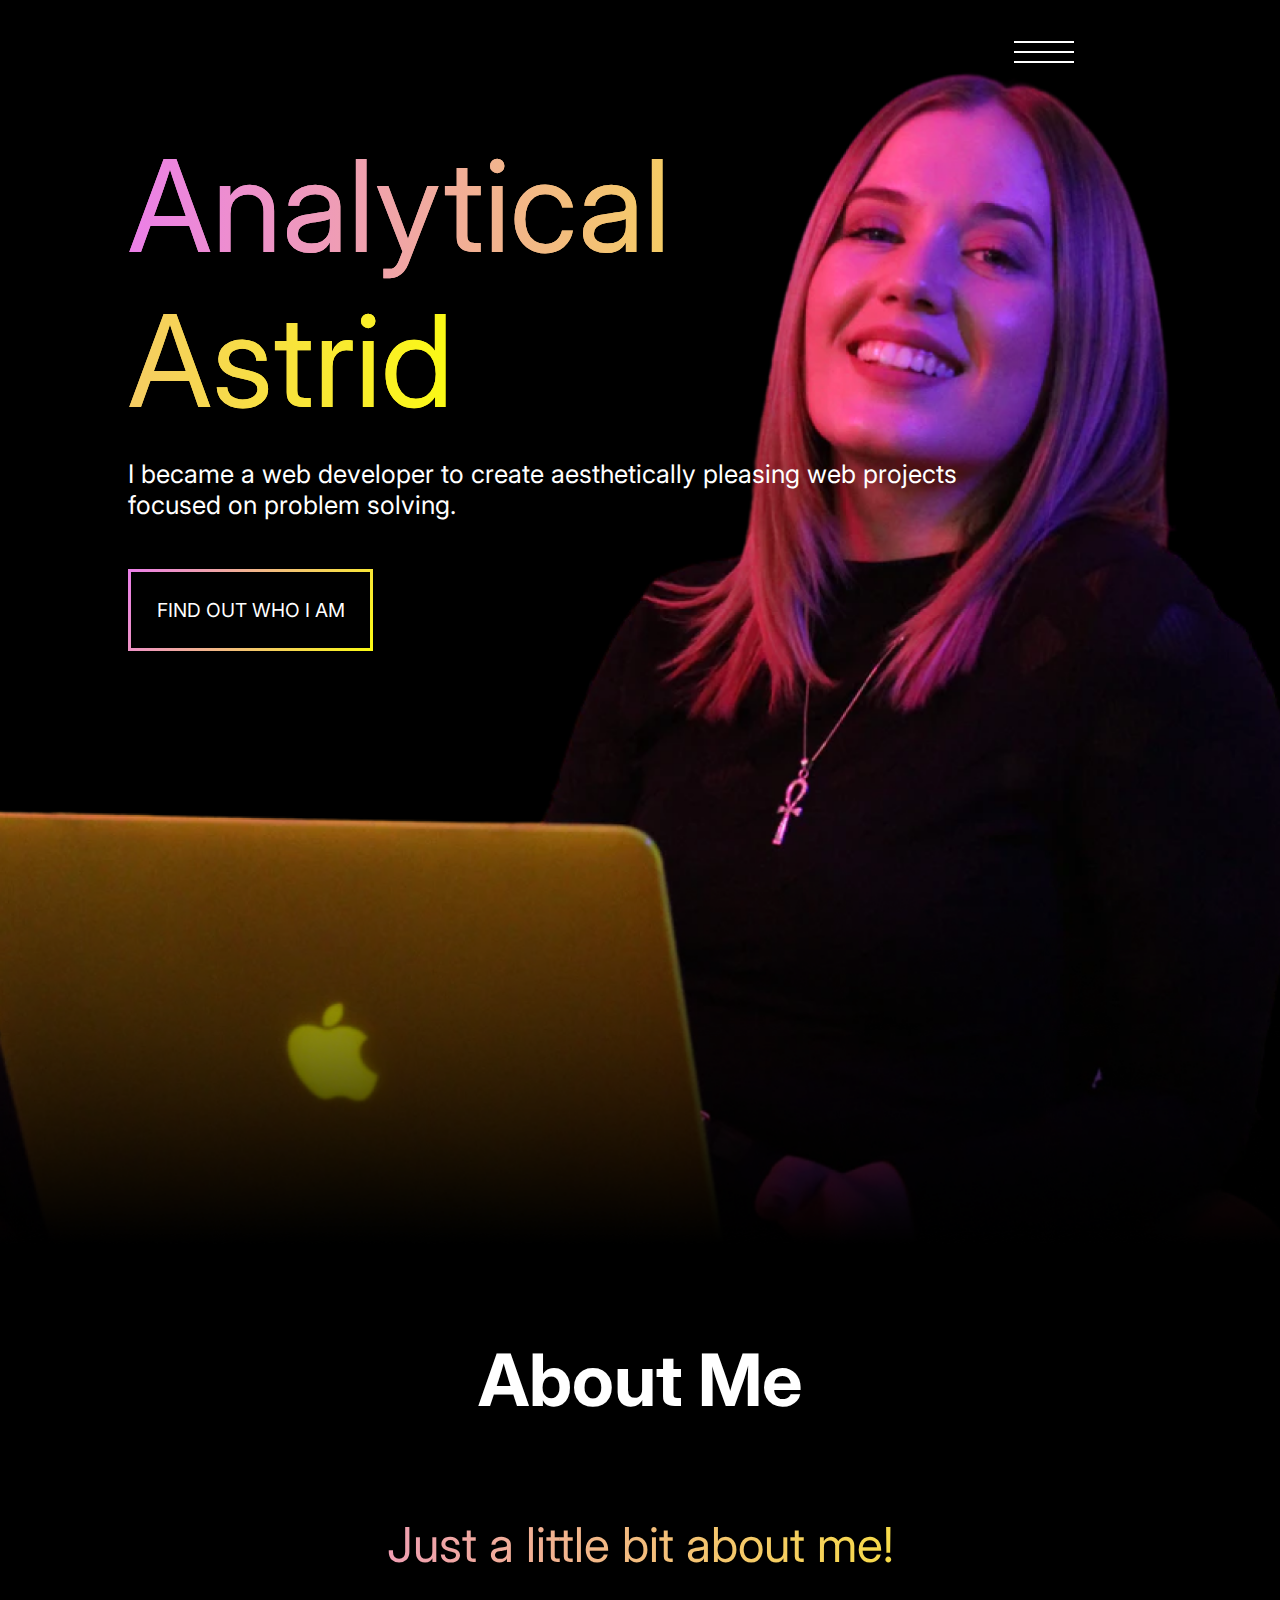
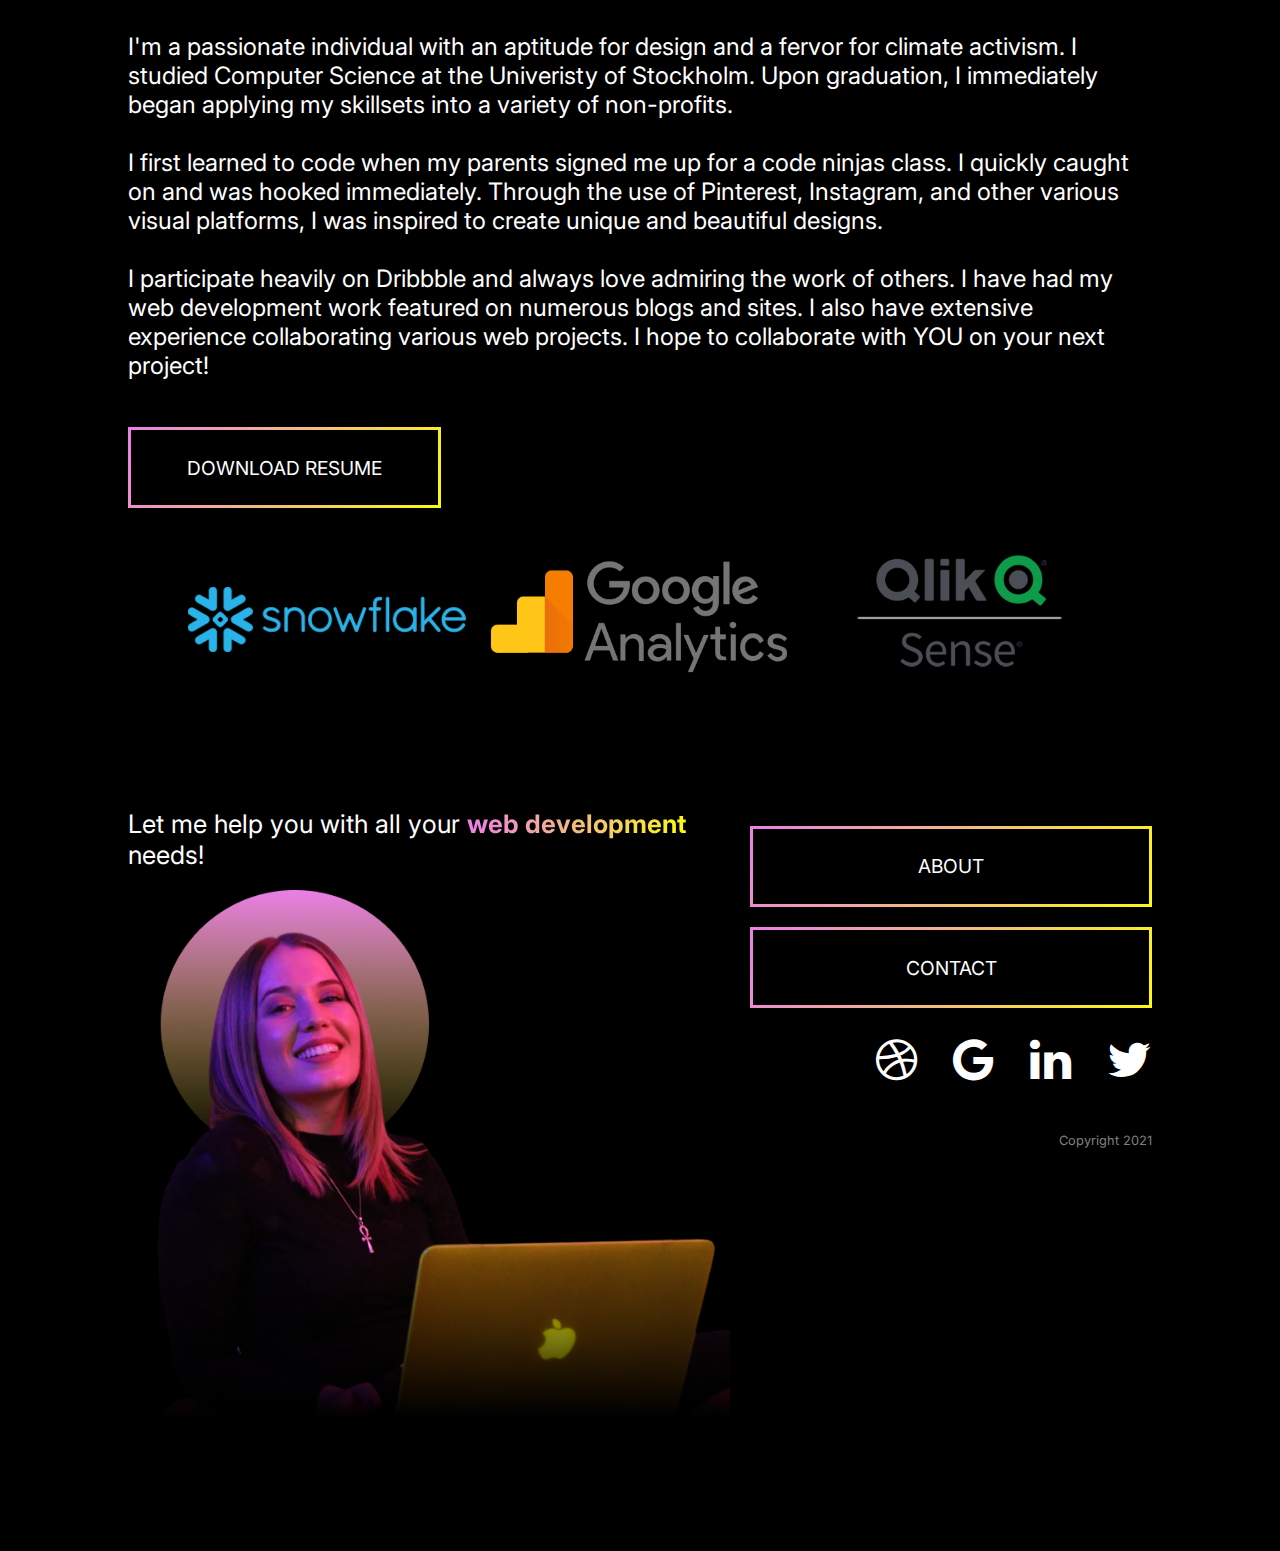
<file: about.html>
<!DOCTYPE html>
<html lang="en">
<head>
    <meta charset="UTF-8">
    <meta http-equiv="X-UA-Compatible" content="IE=edge">
    <meta name="viewport" content="width=device-width, initial-scale=1.0">
    <title>Hackathon Portfolio</title>
    <link href="styles/style.css" rel="stylesheet">
    <link href="styles/menu.css" rel="stylesheet">
    <link rel="stylesheet" href="https://cdnjs.cloudflare.com/ajax/libs/font-awesome/4.7.0/css/font-awesome.min.css">
    <title>Analytical Astrid - Web Dev Portfolio</title>
</head>
<body>
    <header>
        <div class="header left">
            <span class="headertitle"><a href="index.html">Analytical Astrid</a></span><br>
            <br>
            <span class="headertagline">I became a web developer to create aesthetically pleasing web projects focused on problem solving.</span><br><br><br>
            <br>
            <span class="button"><a href="about.html">Find Out Who I Am</a></span>
        </div>

        <div class="header right">
            <div class="menu-wrap">
                <input type="checkbox" class="toggler">
                <div class="hamburger"><div></div></div>
                <div class="menu">
                    <div>
                        <div>
                            <ul>
                                <li><a href="about.html">About</a></li>
                                <li><a href="contact.html">Contact</a></li>
                                </li>
                            </ul>
                        </div>
                      </div>  
                </div>
            </div>
        </div>

    </header>
        <div id="container">
            <h3>About Me</h3>
            <span class="contacttext">Just a little bit about me!</span><br>
            <br>
            I'm a passionate individual with an aptitude for design and a fervor for climate activism. I studied Computer Science at the Univeristy of Stockholm. 
            Upon graduation, I immediately began applying my skillsets into a variety of non-profits.<br>

            <br>I first learned to code when my parents signed me up for a code ninjas class. I quickly caught on and was hooked immediately. 
            Through the use of Pinterest, Instagram, and other various visual platforms, I was inspired to create unique and beautiful designs.<br>

            <br>I participate heavily on Dribbble and always love admiring the work of others. I have had my web development work featured on numerous blogs and sites. 
            I also have extensive experience collaborating various web projects. I hope to collaborate with YOU on your next project!<br>
            <br>
            <span class="button" style="width: 25%;"><a href="resume.pdf" onclick="downloadEvent();" class="btn btn-primary py-3 px-3" download>Download Resume</a></span><br>
            <br>
            <center><img src="images/partner-5.png" alt="HTML,CSS,JS" style="width:30%;"> <img src="images/googleanalytics.png" alt="HTML,CSS,JS" style="width:30%;"> <img src="images/alik.png" alt="HTML,CSS,JS" style="width:30%;"></center>
        </div>
</section>

    <footer>
        <div class="footer left">
            <span class="footertagline">Let me help you with all your <span class="webdevelopment">web development</span> needs!</span><br>
            <br>
            <img src="images/footerimage.png" width="100%"><br>
        </div>
        <div class="footer right">
            <div class="button"><a href="about.html">About</a></div><br>
            <div class="button"><a href="contact.html">Contact</a></div><br>
            <br>
            <div class="socialmedialinks">
                <a href="#" class="fa fa-dribbble"></a> &nbsp; <a href="#" class="fa fa-google"></a>  &nbsp; <a href="#" class="fa fa-linkedin"></a>  &nbsp; <a href="#" class="fa fa-twitter"></a>
            </div>
            <br>
            <br>
            <span class="footercopyright">Copyright 2021</span>
        </div>
    </footer>
</body>
</html>
</file>
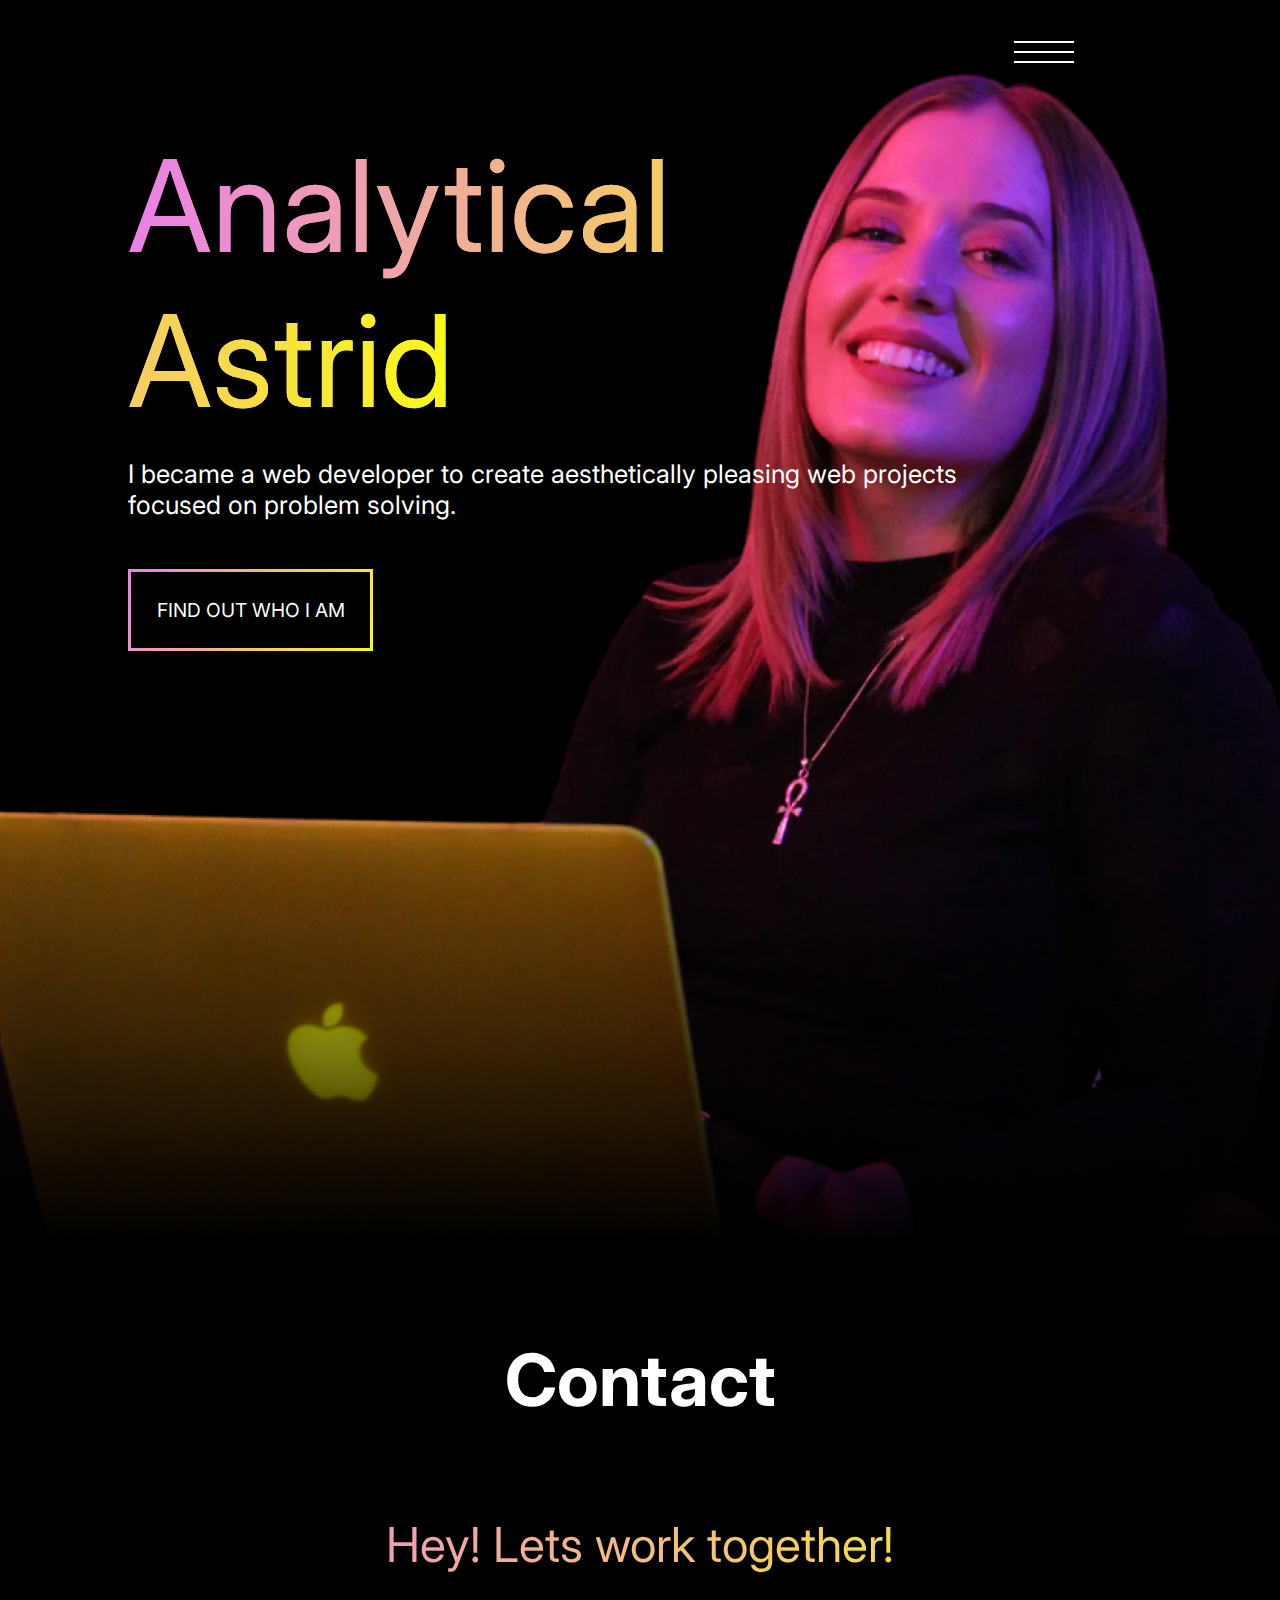
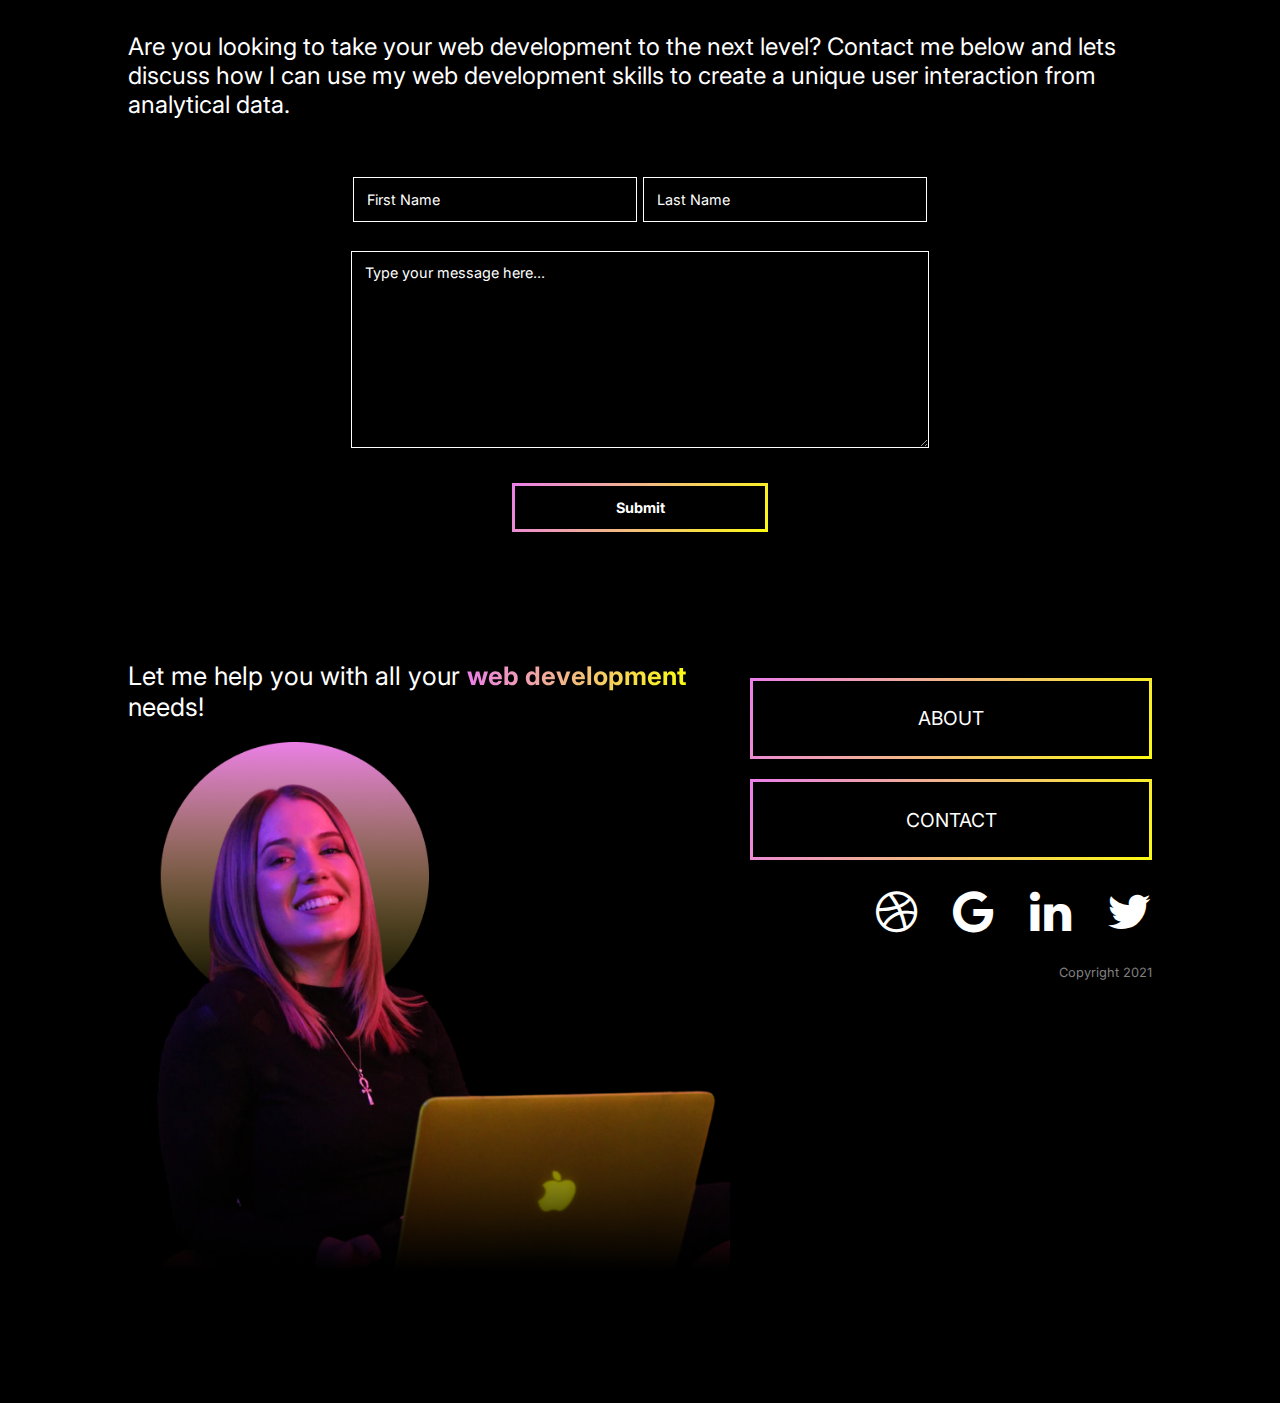
<file: contact.html>
<!DOCTYPE html>
<html lang="en">
<head>
    <meta charset="UTF-8">
    <meta http-equiv="X-UA-Compatible" content="IE=edge">
    <meta name="viewport" content="width=device-width, initial-scale=1.0">
    <title>Hackathon Portfolio</title>
    <link href="styles/style.css" rel="stylesheet">
    <link href="styles/menu.css" rel="stylesheet">
    <link rel="stylesheet" href="https://cdnjs.cloudflare.com/ajax/libs/font-awesome/4.7.0/css/font-awesome.min.css">
    <title>Analytical Astrid - Web Dev Portfolio</title>
</head>
<body>
    <header>
        <div class="header left">
            <span class="headertitle"><a href="index.html">Analytical Astrid</a></span><br>
            <br>
            <span class="headertagline">I became a web developer to create aesthetically pleasing web projects focused on problem solving.</span><br><br><br>
            <br>
            <span class="button"><a href="about.html">Find Out Who I Am</a></span>
        </div>

        <div class="header right">
            <div class="menu-wrap">
                <input type="checkbox" class="toggler">
                <div class="hamburger"><div></div></div>
                <div class="menu">
                    <div>
                        <div>
                            <ul>
                                <li><a href="about.html">About</a></li>
                                <li><a href="contact.html">Contact</a></li>
                                </li>
                            </ul>
                        </div>
                      </div>  
                </div>
            </div>
        </div>

    </header>
        <div id="container">
            <h3>Contact</h3>
            <span class="contacttext">Hey! Lets work together!</span><br>
            <br>
            Are you looking to take your web development to the next level? Contact me below and lets discuss how I can use my web development skills to create a unique user interaction from analytical data.<br>
            <br>
            <br>
            <div style="text-align: center;"><form action="#">
                <input type="text" id="firstname" value="First Name"> <input type="text" id="lastname" value="Last Name"><br>
                <br>
                <textarea name="message" id="message" cols="30" rows="10">Type your message here...</textarea><br>
                <br>
                <input type="submit" id="submit" value="Submit">
            </form></div>
        </div>
    <footer>
        <div class="footer left">
            <span class="footertagline">Let me help you with all your <span class="webdevelopment">web development</span> needs!</span><br>
            <br>
            <img src="images/footerimage.png" width="100%"><br>
        </div>
        <div class="footer right">
            <div class="button"><a href="about.html">About</a></div><br>
            <div class="button"><a href="contact.html">Contact</a></div><br>
            <br>
            <div class="socialmedialinks">
                <a href="#" class="fa fa-dribbble"></a> &nbsp; <a href="#" class="fa fa-google"></a>  &nbsp; <a href="#" class="fa fa-linkedin"></a>  &nbsp; <a href="#" class="fa fa-twitter"></a>
            </div>
            <br>
            <span class="footercopyright">Copyright 2021</span>
        </div>
    </footer>
</body>
</html>
</file>
<file: styles/style.css>
@import url("https://fonts.googleapis.com/css2?family=Inter:wght@100;200;300;400;500;600;700;800;900&display=swap");

:root {
  --primary-color: rgba(#eb7fe8, 0);
  --overlay-color: -webkit-linear-gradient(180deg, #fbfa14, #eb7fe8);
  --menu-speed: 0.75s;
}

body {
  background-color: rgb(0, 0, 0);
  margin: 0;
  font-family: "Inter", sans-serif;
}

a {
  color: white;
  text-decoration: none;
}

a:hover {
  color: #fbfa14;
  text-decoration: none;
}

/* Header Style */
header {
  background-color: rgb(0, 0, 0);
  background-image: url("/images/headerimage.png");
  background-size: cover;
  background-repeat: no-repeat;
  background-position: top center;
  padding: 10vw 10vw 50vw 10vw;
  color: white;
  display: flex;
  height: 100%;
}

header .left {
  width: 85%;
}

header .right {
  width: 15%;
  text-align: right;
}

.hamburger {
  width: 35px;
  height: 5px;
  background-color: white;
  margin: 6px 0;
}

.headertitle,
.headertitle a {
  font-size: 10vw;
  background: -webkit-linear-gradient(180deg, #fbfa14, #eb7fe8);
  -webkit-background-clip: text;
  -webkit-text-fill-color: transparent;
}

.headertitle a:hover {
  font-size: 10vw;
  background: -webkit-linear-gradient(180deg, #eb7fe8, #fbfa14);
  -webkit-background-clip: text;
  -webkit-text-fill-color: transparent;
}

.headertagline {
  font-size: 2vw;
}
.button {
  background-color: black;
  font-size: 1.5vw;
  text-transform: uppercase;
  padding: 2vw;
  position: relative;
  top: 2vh;
  border-style: solid;
  border-width: 3px;
  border-image: linear-gradient(-60deg, #fbfa14, #eb7fe8) 1;
  text-align: center;
}

/* Body Style */
h3 {
  padding: 20px;
  color: white;
  justify-content: center;
  text-align: center;
  font-size: 3em;
}

#container {
  display: grid;
  justify-content: center;
  align-content: center;
  margin-left: auto;
  margin-right: auto;
  width: 80%;
  color: white;
  font-size: 1.5em;
}

.project1 {
  background-image: url("/images/project1.png");
  background-attachment: fixed;
  background-size: cover;
  background-repeat: no-repeat;
  width: 100%;
  height: 600px;
  text-align: center;
  color: white;
  display: flex;
  justify-content: center;
  align-items: center;
  flex-flow: column wrap;
}

.project1 a {
  text-transform: uppercase;
  font-weight: 600;
  font-size: 4em;
}

.project2 {
  background-image: url("/images/project2.png");
  background-attachment: fixed;
  background-size: cover;
  background-repeat: no-repeat;
  width: 100%;
  height: 600px;
  text-align: center;
  color: white;
  display: flex;
  justify-content: center;
  align-items: center;
  flex-flow: column wrap;
}

.project2 a {
  text-transform: uppercase;
  font-weight: 600;
  font-size: 4em;
}

.project3 {
  background-image: url("/images/project3.png");
  background-attachment: fixed;
  background-size: cover;
  background-repeat: no-repeat;
  width: 100%;
  height: 600px;
  text-align: center;
  color: white;
  display: flex;
  justify-content: center;
  align-items: center;
  flex-flow: column wrap;
}

.project3 a {
  text-transform: uppercase;
  font-weight: 600;
  font-size: 4em;
}

.projectstext {
  font-size: 1em;
}

.projects a:hover {
  color: #fbfa14;
}

.contacttext {
  background: -webkit-linear-gradient(180deg, #fbfa14, #eb7fe8);
  -webkit-background-clip: text;
  -webkit-text-fill-color: transparent;
  font-size: 2em;
  text-align: center;
}

/* Contact Form */
#firstname,
#lastname {
  background-color: black;
  width: 20vw;
  padding: 1vw;
  border: 1px solid white;
  color: white;
}

#message {
  background-color: black;
  width: 43vw;
  padding: 1vw;
  border: 1px solid white;
  color: white;
}

#submit {
  background-color: black;
  width: 20vw;
  padding: 1vw;
  border-style: solid;
  border-width: 3px;
  border-image: linear-gradient(-60deg, #fbfa14, #eb7fe8) 1;
  color: white;
  font-weight: bold;
}

input,
textarea,
select {
  color: white;
  font-family: "Inter", sans-serif;
  font-size: 0.6em;
}

/* Footer Style */
footer {
  padding: 10vw;
  color: white;
  display: flex;
}

footer .left {
  width: 60%;
}

footer .right {
  width: 40%;
  text-align: right;
  padding-left: 20px;
}

.footertagline {
  font-size: 2vw;
}

.footercopyright {
  font-size: 1vw;
  text-align: right;
  color: gray;
}

.webdevelopment {
  background: -webkit-linear-gradient(180deg, #fbfa14, #eb7fe8);
  -webkit-background-clip: text;
  -webkit-text-fill-color: transparent;
  font-weight: bold;
}

.socialmedialinks {
  font-size: 3em;
}

.socialmedialinks a:hover {
  background: -webkit-linear-gradient(180deg, #fbfa14, #eb7fe8);
  -webkit-background-clip: text;
  -webkit-text-fill-color: transparent;
}

/* Mobile Style */
@media only screen and (max-width: 768px) {
  @import url("https://fonts.googleapis.com/css2?family=Inter:wght@100;200;300;400;500;600;700;800;900&display=swap");

  body {
    background-color: rgb(0, 0, 0);
    margin: 0;
    font-family: "Inter", sans-serif;
  }

  a {
    color: white;
    text-decoration: none;
  }

  a:hover {
    color: #fbfa14;
    text-decoration: none;
  }

  /* Header Style */
  header {
    background-color: rgb(0, 0, 0);
    background-image: url("/images/headerimage.png");
    background-size: contain;
    background-attachment: fixed;
    background-repeat: no-repeat;
    background-position: top center;
    padding: 10vw 10vw 20vw 10vw;
    color: white;
    height: 12em;
    display: flex;
  }

  header .left {
    width: 85%;
  }

  header .right {
    width: 15%;
    text-align: right;
  }

  .hamburger {
    width: 35px;
    height: 5px;
    background-color: white;
    margin: 6px 0;
  }

  .headertitle,
  .headertitle a {
    font-size: 1.5em;
    background: -webkit-linear-gradient(180deg, #fbfa14, #eb7fe8);
    -webkit-background-clip: text;
    -webkit-text-fill-color: transparent;
  }

  .headertitle a:hover {
    font-size: 1.5em;
    background: -webkit-linear-gradient(180deg, #eb7fe8, #fbfa14);
    -webkit-background-clip: text;
    -webkit-text-fill-color: transparent;
  }

  .headertagline {
    font-size: 3vw;
  }

  .button {
    background-color: black;
    font-size: 3vw;
    text-transform: uppercase;
    padding: 3vw;
    position: relative;
    top: 2vh;
    border-style: solid;
    border-width: 3px;
    border-image: linear-gradient(-60deg, #fbfa14, #eb7fe8) 1;
    text-align: center;
  }

  /* Body Style */
  h3 {
    padding: 20px;
    color: white;
    justify-content: center;
    text-align: center;
    font-size: 1.5em;
  }

  #container {
    font-size: 1em;
  }

  .parallax {
    background-attachment:fixed;
    background-size: 100% auto;
  }

  .project1 {
    background-image: url("/images/project1.png");
    background-attachment: fixed;
    background-size: cover;
    background-repeat: no-repeat;
    width: 100%;
    height: 600px;
    text-align: center;
    color: white;
    display: flex;
    justify-content: center;
    align-items: center;
    flex-flow: column wrap;
  }
  
  .project1 a {
    text-transform: uppercase;
    font-weight: 600;
    font-size: 2em;
  }
  
  .project2 {
    background-image: url("/images/project2.png");
    background-attachment: fixed;
    background-size: cover;
    background-repeat: no-repeat;
    width: 100%;
    height: 600px;
    text-align: center;
    color: white;
    display: flex;
    justify-content: center;
    align-items: center;
    flex-flow: column wrap;
  }
  
  .project2 a {
    text-transform: uppercase;
    font-weight: 600;
    font-size: 2em;
  }
  
  .project3 {
    background-image: url("/images/project3.png");
    background-attachment: fixed;
    background-size: cover;
    background-repeat: no-repeat;
    width: 100%;
    height: 600px;
    text-align: center;
    color: white;
    display: flex;
    justify-content: center;
    align-items: center;
    flex-flow: column wrap;
  }
  
  .project3 a {
    text-transform: uppercase;
    font-weight: 600;
    font-size: 2em;
  }
  
  .projectstext {
    font-size: 1em;
  }

  /* Contact Form */
  #firstname,
  #lastname {
    background-color: black;
    width: 35vw;
    padding: 1vw;
    border: 1px solid white;
    color: white;
    font-size: 0.8em;
  }

  #message {
    background-color: black;
    width: 75vw;
    padding: 1vw;
    border: 1px solid white;
    color: white;
    font-size: 0.8em;
  }

  #submit {
    background-color: black;
    width: 20vw;
    padding: 1vw;
    border-style: solid;
    border-width: 3px;
    border-image: linear-gradient(-60deg, #fbfa14, #eb7fe8) 1;
    color: white;
    font-weight: bold;
    font-size: 0.8em;
  }

  input,
  textarea,
  select {
    color: white;
    font-family: "Inter", sans-serif;
    font-size: 0.6em;
  }
  
  .bio {
      position: relative;
      text-align: center;
      color: white;
  }
        
  .about-astrid {
      position: absolute;
      bottom: 8px;
      left: 16px;
  }
  
  .info {
      text-align: left;
      color: white;
  }


  /* Footer Style */
  footer {
    padding: 10vw;
    color: white;
    display: flex;
  }

  footer .left {
    width: 60%;
  }

  footer .right {
    width: 40%;
    text-align: right;
    padding-left: 20px;
  }

  .footertagline {
    font-size: 3.5vw;
  }

  .footercopyright {
    font-size: 2.5vw;
    text-align: right;
    color: gray;
  }

  .webdevelopment {
    background: -webkit-linear-gradient(180deg, #fbfa14, #eb7fe8);
    -webkit-background-clip: text;
    -webkit-text-fill-color: transparent;
    font-weight: bold;
}

.socialmedialinks {
  font-size: 1em;
}

.socialmedialinks a:hover {
  background: -webkit-linear-gradient(180deg, #fbfa14, #eb7fe8);
  -webkit-background-clip: text;
  -webkit-text-fill-color: transparent;
}
</file>
<file: styles/menu.css>
.menu-wrap {
  position: fixed;
  top: 0;
  right: 1;
  z-index: 1;
}
.menu-wrap .toggler {
  position: absolute;
  top: 0;
  left: 0;
  z-index: 2;
  cursor: pointer;
  width: 50px;
  height: 50px;
  opacity: 0;
}
.menu-wrap .hamburger {
  position: absolute;
  top: 0;
  left: 0;
  z-index: 1;
  width: 60px;
  height: 60px;
  padding: 1rem;
  background: var(--primary-color);
  display: flex;
  align-items: center;
  justify-content: center;
}

.menu-wrap .hamburger > div {
  position: relative;
  width: 100%;
  height: 2px;
  background-color: white;
  display: flex;
  align-items: center;
  justify-content: center;
  transition: all 0.4s ease;
}
/* top and bottom lines */
.menu-wrap .hamburger > div:before,
.menu-wrap .hamburger > div:after {
  content: "";
  position: absolute;
  z-index: 1;
  top: -10px;
  width: 100%;
  height: 2px;
  background: inherit;
}
/* moves line down */
.menu-wrap .hamburger > div:after {
  top: 10px;
}
/* toggler animate */
.menu-wrap .toggler:checked + .hamburger > div {
  transform: rotate(135deg);
}
/* turn lines into X */
.menu-wrap .toggler:checked + .hamburger > div:before,
.menu-wrap .toggler:checked + .hamburger > div:after {
  top: 0;
  transform: rotate(90deg);
}

/* rotate on hover when checked */
.menu-wrap .toggler:checked:hover + .hamburger > div {
  transform: rotate(225deg);
}

/* show menu */
.menu-wrap .toggler:checked ~ .menu {
  visibility: visible;
}

.menu-wrap .toggler:checked ~ .menu > div {
  transform: scale(1);
  transition-duration: var(--menu-speed);
}

.menu-wrap .toggler:checked ~ .menu > div > div {
  opacity: 1;
  transition: opacity 0.4s ease;
}

.menu-wrap .menu {
  position: fixed;
  top: 0;
  left: 0;
  width: 100%;
  height: 100%;
  visibility: hidden;
  overflow: hidden;
  display: flex;
  align-items: center;
  justify-content: center;
}
.menu-wrap .menu > div {
  background: var(--overlay-color);
  border-radius: 50%;
  width: 200vw;
  height: 200vw;
  display: flex;
  flex: none;
  align-items: center;
  justify-content: center;
  transform: scale(0);
  transition: all 0.4s ease;
}
.menu-wrap .menu > div > div {
  text-align: center;
  max-width: 90vw;
  max-height: 100vh;
  opacity: 0;
  transition: opacity 0.4s ease;
}

.menu-wrap .menu > div > div > ul > li {
  list-style: none;
  color: white;
  font-size: 1.5rem;
  padding: 1rem;
  font-weight: bold;
  text-transform: uppercase;
}

.menu-wrap .menu > div > div > ul > li > a {
  color: inherit;
  text-decoration: none;
  transition: color 0.4s ease;
  color: white;
}
</file>
